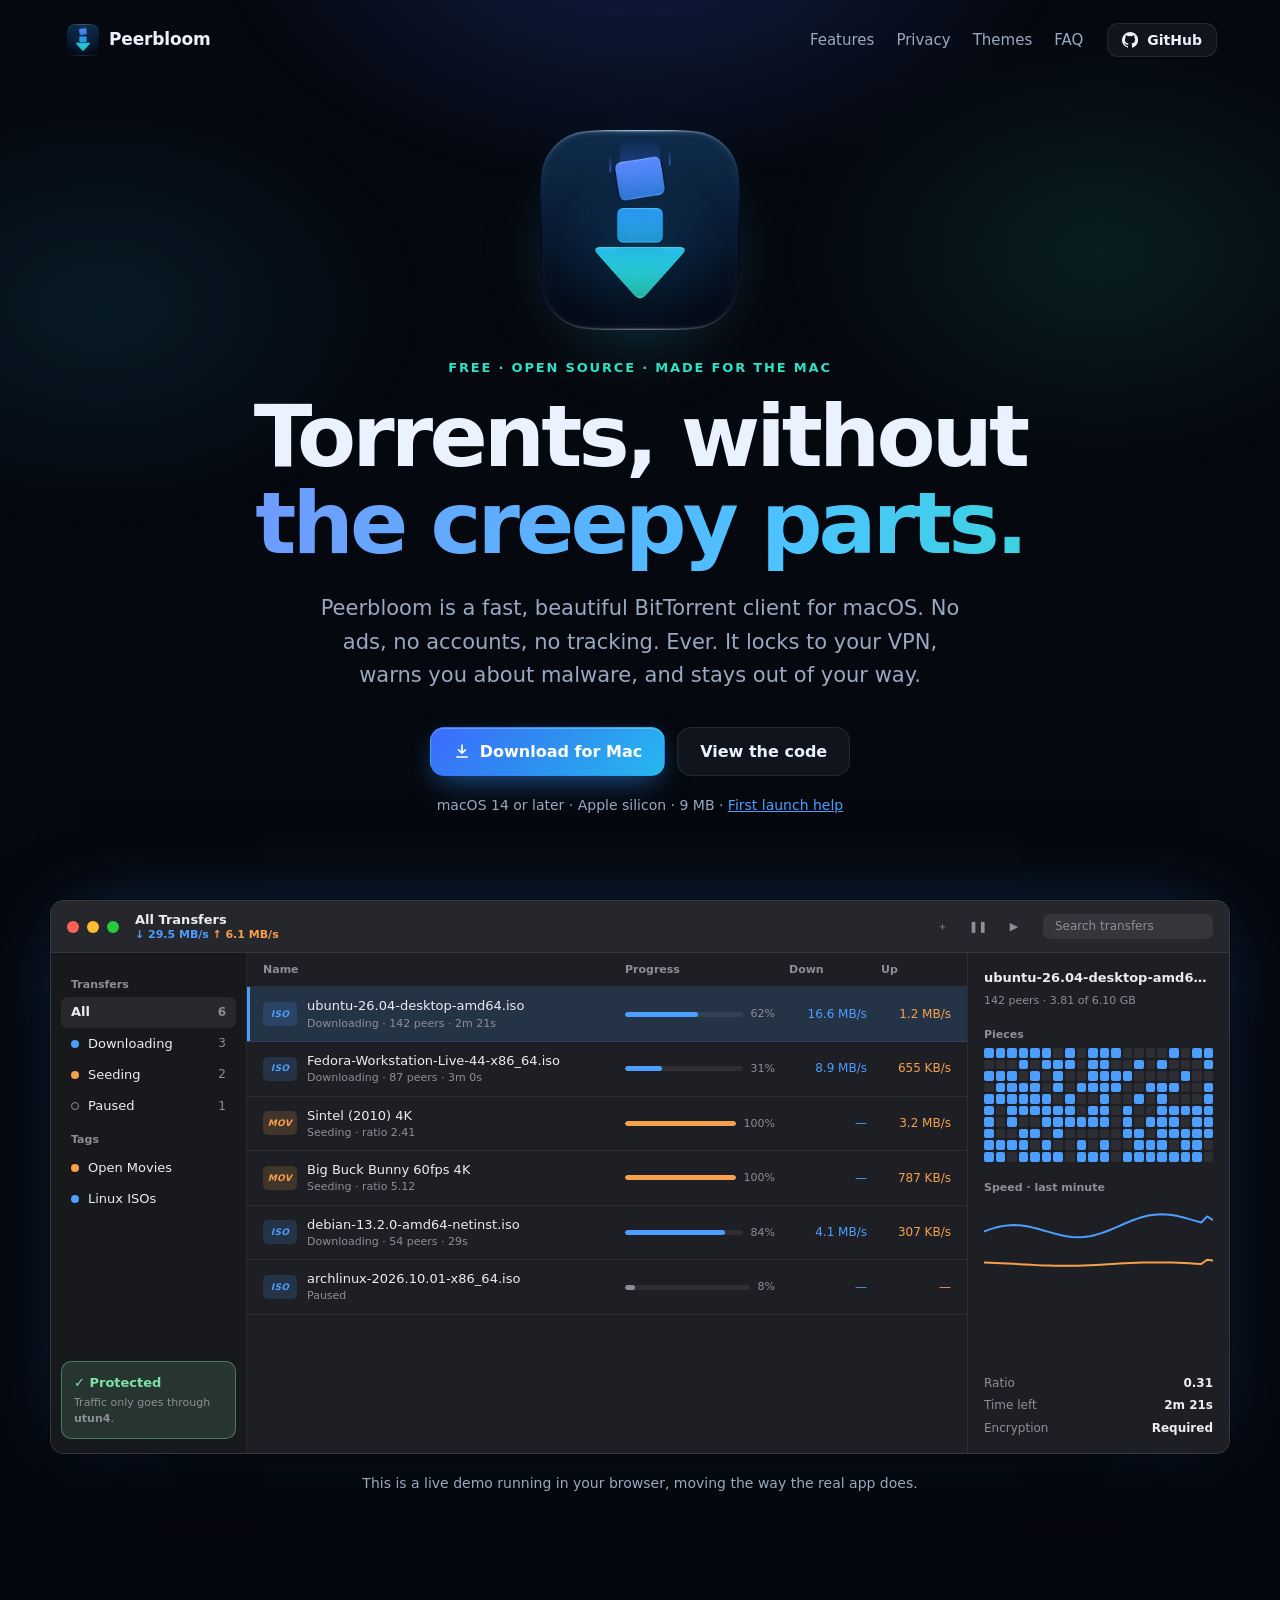
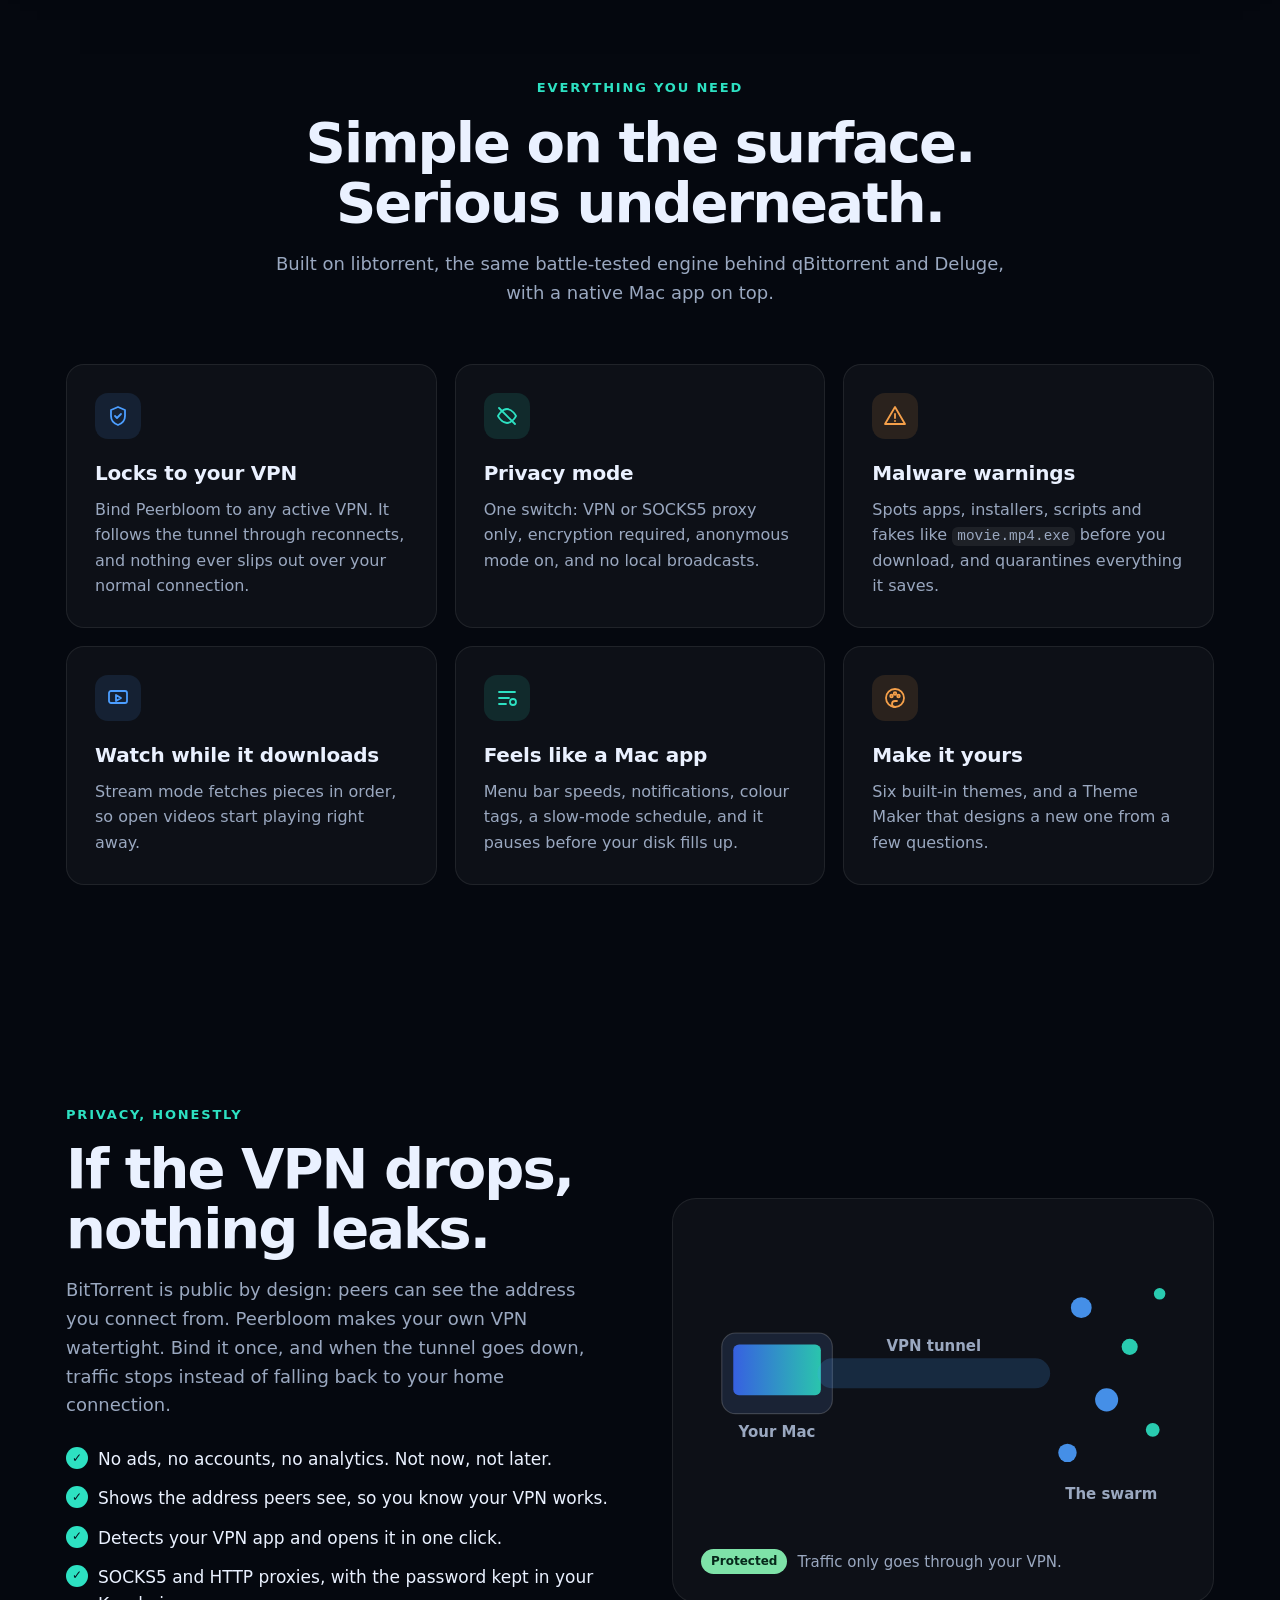
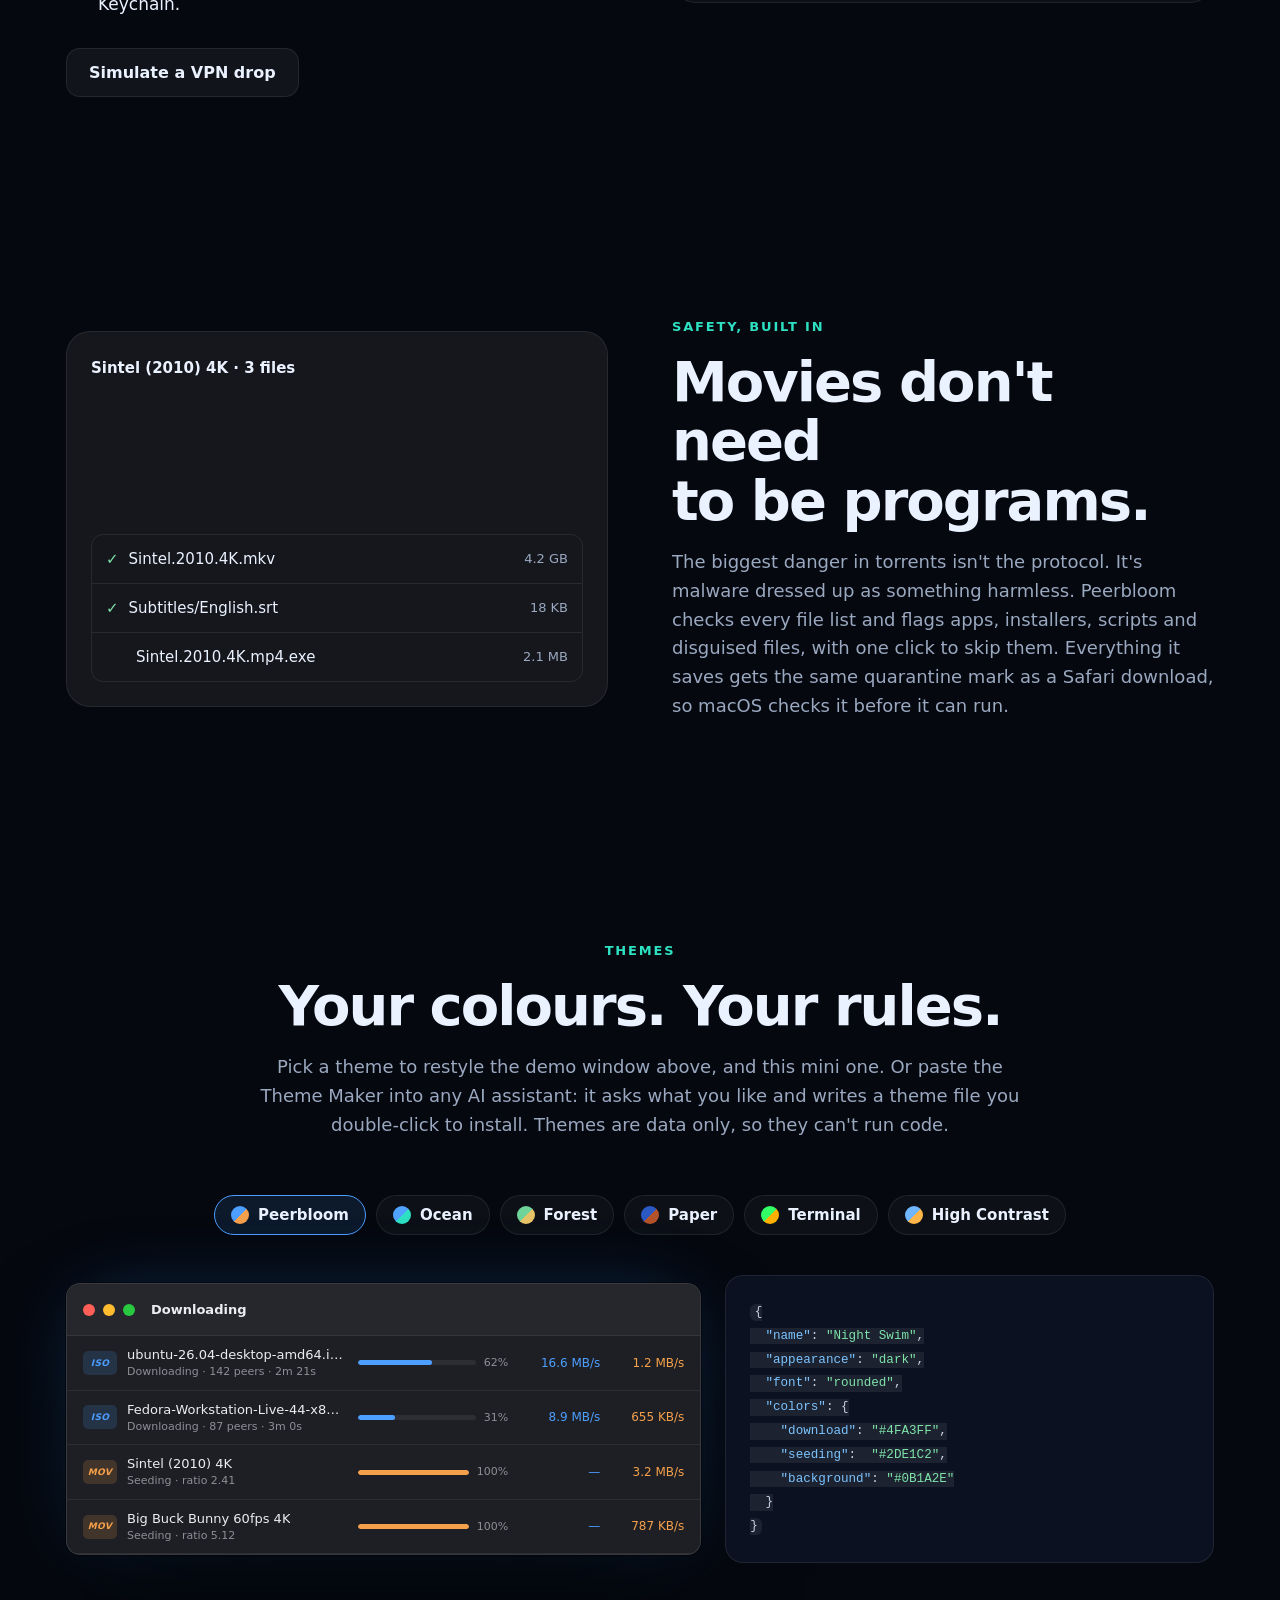
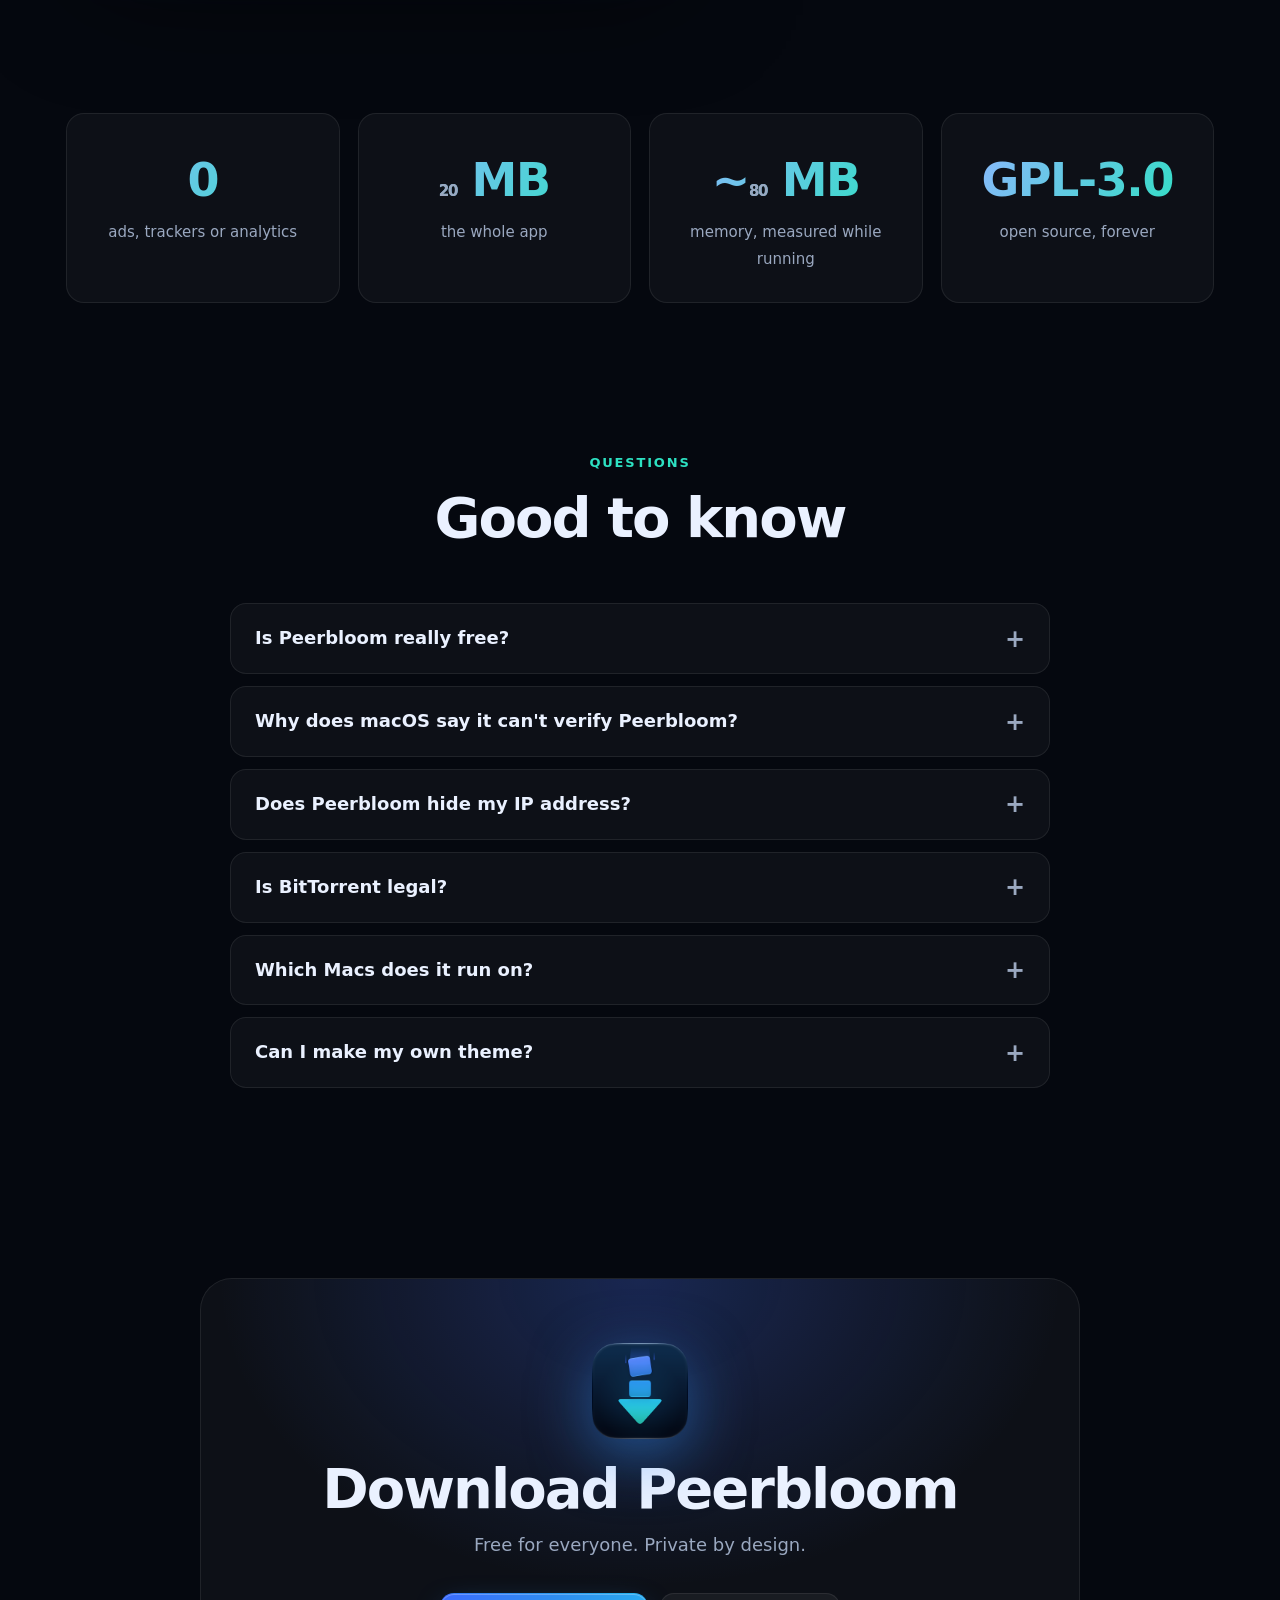
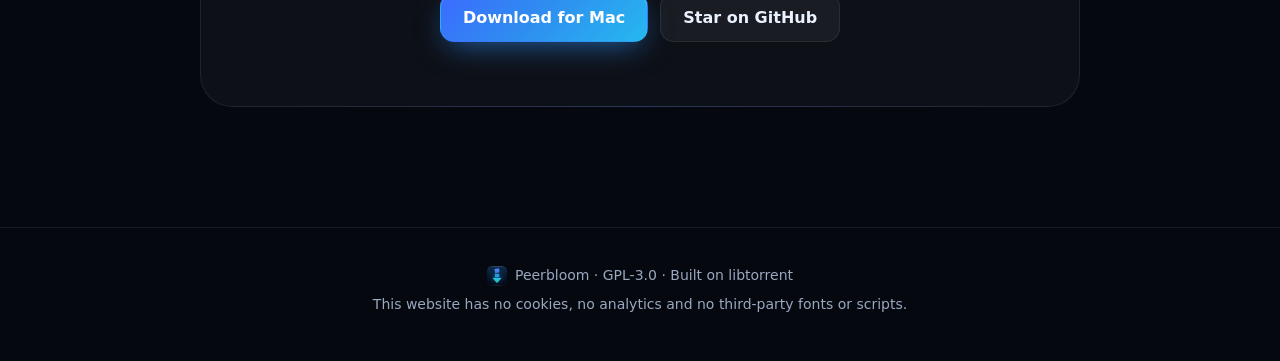
<file: docs/index.html>
<!doctype html>
<html lang="en">
<head>
<meta charset="utf-8">
<meta name="viewport" content="width=device-width, initial-scale=1">
<title>Peerbloom: the private torrent client for Mac</title>
<meta name="description" content="Peerbloom is a free, open source BitTorrent client for macOS. No ads, no accounts, no tracking. VPN binding, Privacy mode, malware warnings and themes.">
<meta name="theme-color" content="#05080f">
<meta property="og:title" content="Peerbloom: the private torrent client for Mac">
<meta property="og:description" content="Free and open source. No ads, no accounts, no tracking. Built for the Mac.">
<meta property="og:image" content="https://enigmaticzee.github.io/peerbloom/assets/og.png">
<meta property="og:url" content="https://enigmaticzee.github.io/peerbloom/">
<meta name="twitter:card" content="summary_large_image">
<link rel="icon" type="image/png" href="assets/favicon.png">
<link rel="apple-touch-icon" href="assets/apple-touch-icon.png">
<link rel="stylesheet" href="styles.css">
</head>
<body>

<a class="skip" href="#main">Skip to content</a>

<header class="nav" id="nav">
  <a class="brand" href="#top" aria-label="Peerbloom home">
    <img src="assets/icon.png" alt="" width="32" height="32">
    <span>Peerbloom</span>
  </a>
  <nav aria-label="Sections">
    <a href="#features">Features</a>
    <a href="#privacy">Privacy</a>
    <a href="#themes">Themes</a>
    <a href="#faq">FAQ</a>
  </nav>
  <a class="btn btn-ghost btn-sm" href="https://github.com/EnigmaticZee/peerbloom">
    <svg viewBox="0 0 16 16" width="16" height="16" aria-hidden="true"><path fill="currentColor" d="M8 0a8 8 0 0 0-2.53 15.59c.4.07.55-.17.55-.38v-1.33c-2.23.48-2.7-1.07-2.7-1.07-.36-.92-.89-1.17-.89-1.17-.73-.5.06-.49.06-.49.8.06 1.23.83 1.23.83.72 1.22 1.87.87 2.33.66.07-.52.28-.87.5-1.07-1.78-.2-3.65-.89-3.65-3.95 0-.87.31-1.59.83-2.15-.08-.2-.36-1.02.08-2.12 0 0 .67-.21 2.2.82a7.6 7.6 0 0 1 4 0c1.53-1.04 2.2-.82 2.2-.82.44 1.1.16 1.92.08 2.12.51.56.82 1.28.82 2.15 0 3.07-1.87 3.75-3.65 3.95.29.25.54.73.54 1.48v2.2c0 .21.15.46.55.38A8 8 0 0 0 8 0Z"/></svg>
    GitHub
  </a>
</header>

<main id="main">

<!-- Hero -->
<section class="hero" id="top">
  <canvas class="swarm" id="swarm" aria-hidden="true"></canvas>
  <div class="hero-inner">
    <div class="hero-icon reveal">
      <img src="assets/icon.png" alt="Peerbloom app icon" width="200" height="200">
    </div>
    <p class="eyebrow reveal">Free · Open source · Made for the Mac</p>
    <h1 class="reveal">Torrents, without<br><span class="grad">the creepy parts.</span></h1>
    <p class="lede reveal">Peerbloom is a fast, beautiful BitTorrent client for macOS. No ads, no accounts, no tracking. Ever. It locks to your VPN, warns you about malware, and stays out of your way.</p>
    <div class="cta reveal">
      <a class="btn btn-primary" href="https://github.com/EnigmaticZee/peerbloom/releases/latest/download/Peerbloom.dmg">
        <svg viewBox="0 0 24 24" width="18" height="18" aria-hidden="true"><path fill="none" stroke="currentColor" stroke-width="2.2" stroke-linecap="round" stroke-linejoin="round" d="M12 4v11m0 0-4.5-4.5M12 15l4.5-4.5M5 20h14"/></svg>
        Download for Mac
      </a>
      <a class="btn btn-ghost" href="https://github.com/EnigmaticZee/peerbloom">View the code</a>
    </div>
    <p class="fine reveal">macOS 14 or later · Apple silicon · 9 MB · <a href="#faq-gatekeeper">First launch help</a></p>
  </div>
</section>

<!-- Live app demo -->
<section class="showcase" aria-label="Peerbloom app preview">
  <div class="stage reveal">
    <div class="window" id="app" data-theme="peerbloom" role="img" aria-label="The Peerbloom window, with transfers downloading and seeding">
      <div class="titlebar">
        <div class="lights" aria-hidden="true"><i></i><i></i><i></i></div>
        <div class="title">
          <strong>All Transfers</strong>
          <span class="rates"><b class="dl">↓ <span data-total="down">28.1 MB/s</span></b> <b class="ul">↑ <span data-total="up">5.5 MB/s</span></b></span>
        </div>
        <div class="tools" aria-hidden="true">
          <span class="tool">＋</span><span class="tool">❚❚</span><span class="tool">▶</span>
          <span class="search">Search transfers</span>
        </div>
      </div>
      <div class="body">
        <aside class="side">
          <p class="side-h">Transfers</p>
          <p class="side-i on"><span>All</span><em>6</em></p>
          <p class="side-i"><i class="dot dl"></i><span>Downloading</span><em>3</em></p>
          <p class="side-i"><i class="dot ul"></i><span>Seeding</span><em>2</em></p>
          <p class="side-i"><i class="dot mute"></i><span>Paused</span><em>1</em></p>
          <p class="side-h">Tags</p>
          <p class="side-i"><i class="dot ul"></i><span>Open Movies</span></p>
          <p class="side-i"><i class="dot dl"></i><span>Linux ISOs</span></p>
          <div class="vpn" data-vpn>
            <p class="vpn-t"><span class="shield">✓</span> <span data-vpn-title>Protected</span></p>
            <p class="vpn-s" data-vpn-sub>Traffic only goes through <b>utun4</b>.</p>
          </div>
        </aside>
        <div class="list">
          <div class="row head"><span>Name</span><span>Progress</span><span>Down</span><span>Up</span></div>
          <div data-rows></div>
        </div>
        <aside class="inspector">
          <p class="insp-name" data-insp-name>ubuntu-26.04-desktop-amd64.iso</p>
          <p class="insp-sub" data-insp-sub>142 peers · 3.78 of 6.10 GB</p>
          <p class="insp-h">Pieces</p>
          <div class="pieces" data-pieces></div>
          <p class="insp-h">Speed · last minute</p>
          <svg class="chart" viewBox="0 0 240 70" preserveAspectRatio="none" aria-hidden="true">
            <path class="chart-dl" data-chart="dl" d=""/>
            <path class="chart-ul" data-chart="ul" d=""/>
          </svg>
          <div class="insp-stats">
            <p><span>Ratio</span><b>0.31</b></p>
            <p><span>Time left</span><b data-eta>2m 14s</b></p>
            <p><span>Encryption</span><b>Required</b></p>
          </div>
        </aside>
      </div>
    </div>
    <p class="caption">This is a live demo running in your browser, moving the way the real app does.</p>
  </div>
</section>

<!-- Features -->
<section class="section" id="features">
  <div class="section-head reveal">
    <p class="eyebrow">Everything you need</p>
    <h2>Simple on the surface.<br>Serious underneath.</h2>
    <p class="sub">Built on libtorrent, the same battle-tested engine behind qBittorrent and Deluge, with a native Mac app on top.</p>
  </div>
  <div class="grid">
    <article class="card reveal">
      <div class="card-icon i-blue"><svg viewBox="0 0 24 24"><path d="M12 3l7 3v6c0 4.5-3 7.5-7 9-4-1.5-7-4.5-7-9V6l7-3z"/><path d="M9 12l2 2 4-4"/></svg></div>
      <h3>Locks to your VPN</h3>
      <p>Bind Peerbloom to any active VPN. It follows the tunnel through reconnects, and nothing ever slips out over your normal connection.</p>
    </article>
    <article class="card reveal">
      <div class="card-icon i-aqua"><svg viewBox="0 0 24 24"><path d="M3 12s3.5-7 9-7 9 7 9 7-3.5 7-9 7-9-7-9-7z"/><path d="M4 4l16 16"/></svg></div>
      <h3>Privacy mode</h3>
      <p>One switch: VPN or SOCKS5 proxy only, encryption required, anonymous mode on, and no local broadcasts.</p>
    </article>
    <article class="card reveal">
      <div class="card-icon i-amber"><svg viewBox="0 0 24 24"><path d="M12 3 2 20h20L12 3z"/><path d="M12 10v4m0 3h.01"/></svg></div>
      <h3>Malware warnings</h3>
      <p>Spots apps, installers, scripts and fakes like <code>movie.mp4.exe</code> before you download, and quarantines everything it saves.</p>
    </article>
    <article class="card reveal">
      <div class="card-icon i-blue"><svg viewBox="0 0 24 24"><rect x="3" y="5" width="18" height="12" rx="2"/><path d="M10 9l5 3-5 3V9z"/></svg></div>
      <h3>Watch while it downloads</h3>
      <p>Stream mode fetches pieces in order, so open videos start playing right away.</p>
    </article>
    <article class="card reveal">
      <div class="card-icon i-aqua"><svg viewBox="0 0 24 24"><path d="M4 6h16M4 12h10M4 18h7"/><circle cx="18" cy="16" r="3"/></svg></div>
      <h3>Feels like a Mac app</h3>
      <p>Menu bar speeds, notifications, colour tags, a slow-mode schedule, and it pauses before your disk fills up.</p>
    </article>
    <article class="card reveal">
      <div class="card-icon i-amber"><svg viewBox="0 0 24 24"><circle cx="12" cy="12" r="9"/><circle cx="8.5" cy="10" r="1.3"/><circle cx="12" cy="7.5" r="1.3"/><circle cx="15.5" cy="10" r="1.3"/><path d="M12 21a3 3 0 0 1 0-6h2"/></svg></div>
      <h3>Make it yours</h3>
      <p>Six built-in themes, and a Theme Maker that designs a new one from a few questions.</p>
    </article>
  </div>
</section>

<!-- Privacy -->
<section class="section split" id="privacy">
  <div class="split-text reveal">
    <p class="eyebrow">Privacy, honestly</p>
    <h2>If the VPN drops,<br>nothing leaks.</h2>
    <p class="sub">BitTorrent is public by design: peers can see the address you connect from. Peerbloom makes your own VPN watertight. Bind it once, and when the tunnel goes down, traffic stops instead of falling back to your home connection.</p>
    <ul class="checks">
      <li>No ads, no accounts, no analytics. Not now, not later.</li>
      <li>Shows the address peers see, so you know your VPN works.</li>
      <li>Detects your VPN app and opens it in one click.</li>
      <li>SOCKS5 and HTTP proxies, with the password kept in your Keychain.</li>
    </ul>
    <button class="btn btn-ghost" id="vpn-toggle" type="button" aria-pressed="false">Simulate a VPN drop</button>
  </div>
  <div class="tunnel reveal" data-tunnel aria-live="polite">
    <svg viewBox="0 0 420 260" role="img" aria-label="Your Mac connects to the swarm only through the VPN tunnel">
      <defs>
        <linearGradient id="tunnel-g" x1="0" x2="1"><stop offset="0" stop-color="#3C6BFF"/><stop offset="1" stop-color="#2DE1C2"/></linearGradient>
      </defs>
      <rect class="mac" x="18" y="92" width="96" height="70" rx="12"/>
      <rect class="mac-screen" x="28" y="102" width="76" height="44" rx="5"/>
      <text class="mac-t" x="66" y="182" text-anchor="middle">Your Mac</text>
      <path class="pipe" d="M114 127 C 180 127, 220 127, 290 127"/>
      <path class="flow" d="M114 127 C 180 127, 220 127, 290 127"/>
      <text class="pipe-t" x="202" y="108" text-anchor="middle" data-pipe-label>VPN tunnel</text>
      <g class="peers">
        <circle cx="330" cy="70" r="9"/><circle cx="372" cy="104" r="7"/><circle cx="352" cy="150" r="10"/>
        <circle cx="392" cy="176" r="6"/><circle cx="318" cy="196" r="8"/><circle cx="398" cy="58" r="5"/>
      </g>
      <text class="mac-t" x="356" y="236" text-anchor="middle">The swarm</text>
    </svg>
    <p class="tunnel-status" data-tunnel-status><span class="pill ok">Protected</span> Traffic only goes through your VPN.</p>
  </div>
</section>

<!-- Safety -->
<section class="section split reverse" id="safety">
  <div class="split-text reveal">
    <p class="eyebrow">Safety, built in</p>
    <h2>Movies don't need<br>to be programs.</h2>
    <p class="sub">The biggest danger in torrents isn't the protocol. It's malware dressed up as something harmless. Peerbloom checks every file list and flags apps, installers, scripts and disguised files, with one click to skip them. Everything it saves gets the same quarantine mark as a Safari download, so macOS checks it before it can run.</p>
  </div>
  <div class="sheet reveal" data-scan>
    <p class="sheet-h">Sintel (2010) 4K · 3 files</p>
    <div class="banner" data-banner>
      <b>This torrent contains programs</b>
      <span>One file pretends to be something harmless but is actually a program.</span>
      <button type="button" data-skip>Skip These Files</button>
    </div>
    <ul class="files">
      <li><span class="ok-mark">✓</span> Sintel.2010.4K.mkv <em>4.2 GB</em></li>
      <li><span class="ok-mark">✓</span> Subtitles/English.srt <em>18 KB</em></li>
      <li class="bad" data-bad><span class="warn-mark">!</span> Sintel.2010.4K.mp4.exe <em>2.1 MB</em></li>
    </ul>
    <div class="scanline" aria-hidden="true"></div>
  </div>
</section>

<!-- Themes -->
<section class="section" id="themes">
  <div class="section-head reveal">
    <p class="eyebrow">Themes</p>
    <h2>Your colours. Your rules.</h2>
    <p class="sub">Pick a theme to restyle the demo window above, and this mini one. Or paste the Theme Maker into any AI assistant: it asks what you like and writes a theme file you double-click to install. Themes are data only, so they can't run code.</p>
  </div>
  <div class="chips reveal" role="radiogroup" aria-label="Theme" data-chips>
    <button type="button" role="radio" aria-checked="true" data-theme-pick="peerbloom"><i style="--a:#4C9EFF;--b:#F5A04A"></i>Peerbloom</button>
    <button type="button" role="radio" aria-checked="false" data-theme-pick="ocean"><i style="--a:#4FA3FF;--b:#2DE1C2"></i>Ocean</button>
    <button type="button" role="radio" aria-checked="false" data-theme-pick="forest"><i style="--a:#6FD39A;--b:#E8C468"></i>Forest</button>
    <button type="button" role="radio" aria-checked="false" data-theme-pick="paper"><i style="--a:#2B59C3;--b:#B4532A"></i>Paper</button>
    <button type="button" role="radio" aria-checked="false" data-theme-pick="terminal"><i style="--a:#33FF66;--b:#FFB000"></i>Terminal</button>
    <button type="button" role="radio" aria-checked="false" data-theme-pick="contrast"><i style="--a:#6FB6FF;--b:#FFB547"></i>High Contrast</button>
  </div>
  <div class="mini-wrap reveal">
    <div class="window mini" id="mini" data-theme="peerbloom" aria-hidden="true">
      <div class="titlebar"><div class="lights"><i></i><i></i><i></i></div><div class="title"><strong>Downloading</strong></div></div>
      <div class="body"><div class="list"><div data-rows-mini></div></div></div>
    </div>
    <pre class="code" aria-label="Example theme file"><code>{
  <span class="k">"name"</span>: <span class="s">"Night Swim"</span>,
  <span class="k">"appearance"</span>: <span class="s">"dark"</span>,
  <span class="k">"font"</span>: <span class="s">"rounded"</span>,
  <span class="k">"colors"</span>: {
    <span class="k">"download"</span>: <span class="s">"#4FA3FF"</span>,
    <span class="k">"seeding"</span>:  <span class="s">"#2DE1C2"</span>,
    <span class="k">"background"</span>: <span class="s">"#0B1A2E"</span>
  }
}</code></pre>
  </div>
</section>

<!-- Numbers -->
<section class="section numbers">
  <div class="stats">
    <div class="stat reveal"><b data-count="0">0</b><span>ads, trackers or analytics</span></div>
    <div class="stat reveal"><b><span data-count="23">23</span> MB</b><span>the whole app</span></div>
    <div class="stat reveal"><b>~<span data-count="90">90</span> MB</b><span>memory, measured while running</span></div>
    <div class="stat reveal"><b>GPL-3.0</b><span>open source, forever</span></div>
  </div>
</section>

<!-- FAQ -->
<section class="section faq" id="faq">
  <div class="section-head reveal">
    <p class="eyebrow">Questions</p>
    <h2>Good to know</h2>
  </div>
  <div class="faq-list">
    <details class="reveal">
      <summary>Is Peerbloom really free?</summary>
      <p>Yes. It's open source under the GNU GPL v3, with no ads, no paid tier and no accounts. Anyone can read the code, and changed versions must stay open too, so it can't be turned into a closed app with ads later.</p>
    </details>
    <details class="reveal" id="faq-gatekeeper">
      <summary>Why does macOS say it can't verify Peerbloom?</summary>
      <p>Peerbloom isn't signed with a paid Apple Developer ID. To open it the first time: open Peerbloom once and close the warning, then go to System Settings › Privacy &amp; Security, scroll down and click <b>Open Anyway</b>. You only do this once. Or build it yourself from the source on GitHub.</p>
    </details>
    <details class="reveal">
      <summary>Does Peerbloom hide my IP address?</summary>
      <p>No torrent app can on its own: BitTorrent shares your address with the peers you trade with. What Peerbloom does is make your own VPN or SOCKS5 proxy watertight, show you the address peers see, and stop all traffic if the VPN drops. Peerbloom doesn't include a VPN.</p>
    </details>
    <details class="reveal">
      <summary>Is BitTorrent legal?</summary>
      <p>BitTorrent is a legal technology, used to share Linux releases, open movies, game updates and large public datasets. Downloading or sharing copyrighted material without permission is not, so please respect the law where you live. Peerbloom has no built-in torrent search.</p>
    </details>
    <details class="reveal">
      <summary>Which Macs does it run on?</summary>
      <p>macOS 14 Sonoma or later, on Apple silicon (M1 and newer).</p>
    </details>
    <details class="reveal">
      <summary>Can I make my own theme?</summary>
      <p>Yes. In Settings › Appearance, click <b>Copy Theme Maker</b> and paste it into any AI assistant. It asks a few questions and writes a <code>.peerbloomtheme</code> file. Double-click it to install. You can also write one by hand; the format is on GitHub.</p>
    </details>
  </div>
</section>

<!-- Final CTA -->
<section class="final">
  <div class="final-inner reveal">
    <img src="assets/icon.png" alt="" width="96" height="96">
    <h2>Download Peerbloom</h2>
    <p>Free for everyone. Private by design.</p>
    <div class="cta">
      <a class="btn btn-primary" href="https://github.com/EnigmaticZee/peerbloom/releases/latest/download/Peerbloom.dmg">Download for Mac</a>
      <a class="btn btn-ghost" href="https://github.com/EnigmaticZee/peerbloom">Star on GitHub</a>
    </div>
  </div>
</section>

</main>

<footer class="footer">
  <p><img src="assets/icon.png" alt="" width="20" height="20"> Peerbloom · GPL-3.0 · Built on libtorrent</p>
  <p>This website has no cookies, no analytics and no third-party fonts or scripts.</p>
</footer>

<script src="main.js"></script>
</body>
</html>
</file>
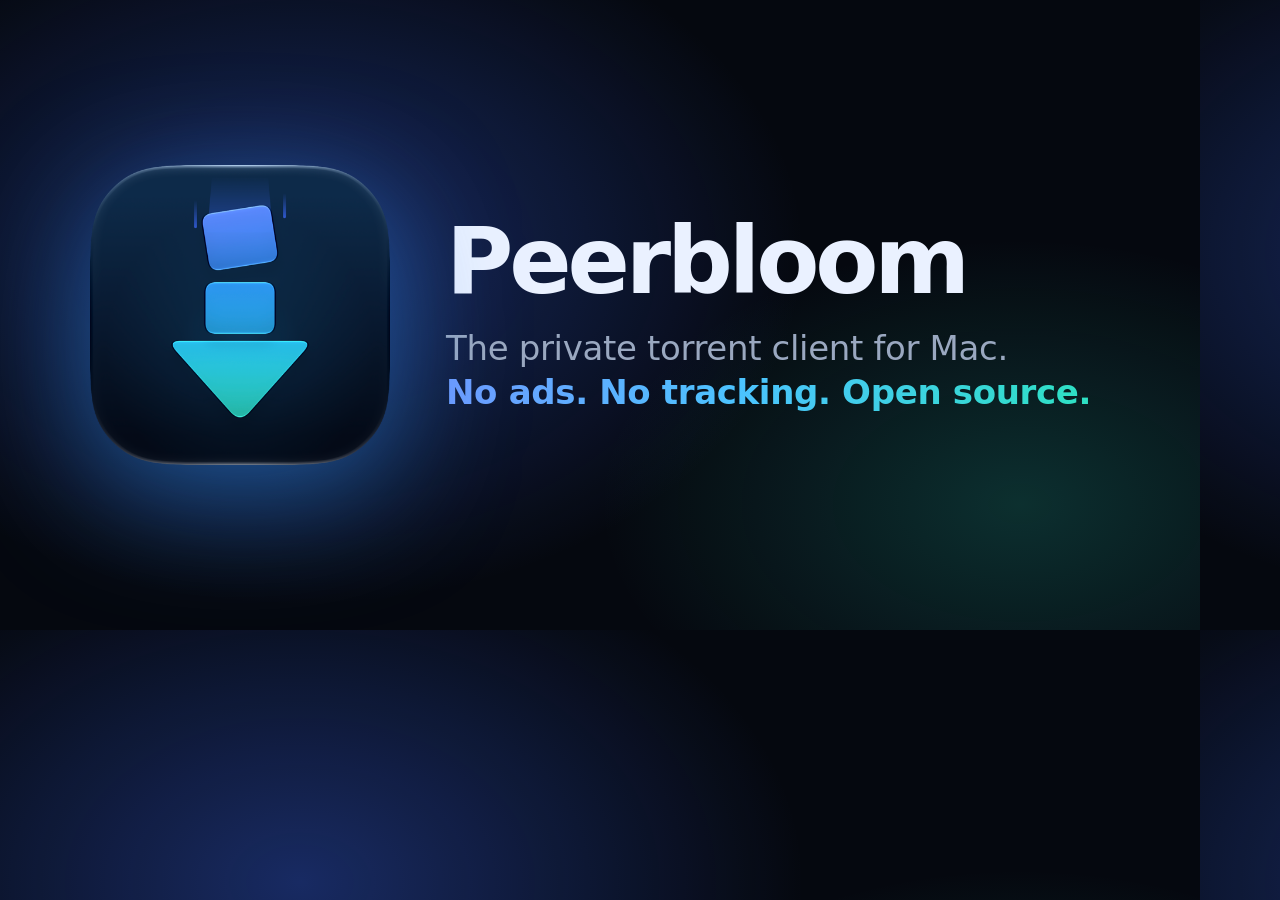
<file: docs/og.html>
<!doctype html>
<html lang="en">
<head>
<meta charset="utf-8">
<title>Peerbloom social preview</title>
<meta name="robots" content="noindex">
<style>
  html, body { margin: 0; width: 1200px; height: 630px; overflow: hidden; }
  body {
    display: flex; align-items: center; gap: 56px; padding: 0 90px; box-sizing: border-box;
    background: radial-gradient(60% 80% at 25% 40%, rgba(60, 107, 255, 0.35), transparent 70%),
                radial-gradient(50% 60% at 85% 80%, rgba(45, 225, 194, 0.18), transparent 70%), #05080f;
    color: #eaf1ff; font-family: -apple-system, BlinkMacSystemFont, "SF Pro Display", system-ui, sans-serif;
  }
  img { width: 300px; height: 300px; filter: drop-shadow(0 30px 60px rgba(47, 140, 240, 0.55)); }
  h1 { margin: 0; font-size: 92px; letter-spacing: -0.045em; line-height: 1; }
  p { margin: 18px 0 0; font-size: 34px; line-height: 1.3; color: #9aa8c0; letter-spacing: -0.01em; }
  b { background: linear-gradient(100deg, #6f9bff, #4cc3ff 45%, #2de1c2); -webkit-background-clip: text; color: transparent; }
</style>
</head>
<body>
  <img src="assets/icon.png" alt="">
  <div>
    <h1>Peerbloom</h1>
    <p>The private torrent client for Mac.<br><b>No ads. No tracking. Open source.</b></p>
  </div>
</body>
</html>
</file>
<file: docs/styles.css>
/* Peerbloom website. No external fonts or scripts: the system font stack keeps it fast and private. */

:root {
  --bg: #05080f;
  --bg-2: #0a1222;
  --panel: rgba(255, 255, 255, 0.035);
  --line: rgba(255, 255, 255, 0.08);
  --text: #eaf1ff;
  --muted: #9aa8c0;
  --blue: #3c6bff;
  --sky: #4c9eff;
  --aqua: #2de1c2;
  --amber: #f5a04a;
  --green: #7ee2a8;
  --radius: 18px;
  --max: 1180px;
  --font: -apple-system, BlinkMacSystemFont, "SF Pro Display", "SF Pro Text", "Helvetica Neue", system-ui, sans-serif;
  --mono: ui-monospace, "SF Mono", Menlo, monospace;
  color-scheme: dark;
}

* { box-sizing: border-box; }
html { scroll-behavior: smooth; }
body {
  margin: 0;
  background: var(--bg);
  color: var(--text);
  font: 17px/1.6 var(--font);
  -webkit-font-smoothing: antialiased;
  overflow-x: hidden;
}
img { display: block; max-width: 100%; }
a { color: var(--sky); }
code { font: 0.9em var(--mono); background: rgba(255, 255, 255, 0.07); padding: 0.1em 0.35em; border-radius: 6px; }

.skip { position: absolute; left: -999px; top: 8px; background: var(--sky); color: #00122b; padding: 8px 14px; border-radius: 8px; z-index: 100; }
.skip:focus { left: 16px; }
:focus-visible { outline: 2px solid var(--aqua); outline-offset: 3px; border-radius: 8px; }

/* Ambient background glow */
body::before {
  content: ""; position: fixed; inset: -20% -10% auto; height: 120vh; z-index: -1; pointer-events: none;
  background:
    radial-gradient(40% 35% at 50% 10%, rgba(60, 107, 255, 0.22), transparent 70%),
    radial-gradient(30% 30% at 80% 40%, rgba(45, 225, 194, 0.10), transparent 70%),
    radial-gradient(30% 30% at 15% 45%, rgba(38, 184, 240, 0.10), transparent 70%);
}

/* Nav */
.nav {
  position: fixed; inset: 12px 16px auto; z-index: 50;
  max-width: var(--max); margin: 0 auto;
  display: flex; align-items: center; gap: 24px;
  padding: 10px 12px 10px 16px;
  border: 1px solid transparent; border-radius: 16px;
  transition: background 0.3s, border-color 0.3s, backdrop-filter 0.3s;
}
.nav.scrolled { background: rgba(8, 13, 25, 0.72); border-color: var(--line); backdrop-filter: blur(18px) saturate(1.4); -webkit-backdrop-filter: blur(18px) saturate(1.4); }
.brand { display: flex; align-items: center; gap: 10px; color: var(--text); text-decoration: none; font-weight: 700; letter-spacing: -0.01em; }
.nav nav { display: flex; gap: 22px; margin-left: auto; }
.nav nav a { color: var(--muted); text-decoration: none; font-size: 15px; transition: color 0.2s; }
.nav nav a:hover { color: var(--text); }

/* Buttons */
.btn {
  display: inline-flex; align-items: center; gap: 9px;
  padding: 14px 22px; border-radius: 14px; font: 600 16px var(--font);
  text-decoration: none; cursor: pointer; border: 1px solid transparent;
  transition: transform 0.2s, box-shadow 0.3s, background 0.2s, border-color 0.2s;
}
.btn:hover { transform: translateY(-2px); }
.btn:active { transform: translateY(0); }
.btn-sm { padding: 8px 14px; font-size: 14px; border-radius: 11px; }
.btn-primary {
  color: #fff;
  background: linear-gradient(135deg, #3c6bff, #2f8cf0 45%, #26b8f0);
  box-shadow: 0 10px 30px -8px rgba(47, 140, 240, 0.65), inset 0 1px 0 rgba(255, 255, 255, 0.25);
}
.btn-primary:hover { box-shadow: 0 16px 40px -8px rgba(47, 140, 240, 0.85), inset 0 1px 0 rgba(255, 255, 255, 0.3); }
.btn-ghost { color: var(--text); background: rgba(255, 255, 255, 0.05); border-color: var(--line); }
.btn-ghost:hover { background: rgba(255, 255, 255, 0.09); border-color: rgba(255, 255, 255, 0.16); }

/* Hero */
.hero { position: relative; min-height: min(100vh, 1000px); display: grid; place-items: center; padding: 120px 16px 60px; overflow: hidden; }
.swarm { position: absolute; inset: 0; width: 100%; height: 100%; }
.hero-inner { position: relative; text-align: center; max-width: 820px; }
.hero-icon { width: 200px; margin: 0 auto 28px; position: relative; animation: float 7s ease-in-out infinite; }
.hero-icon::after {
  content: ""; position: absolute; inset: 18% 10% -6%; z-index: -1; filter: blur(40px); border-radius: 50%;
  background: radial-gradient(circle, rgba(47, 140, 240, 0.7), rgba(45, 225, 194, 0.2) 60%, transparent 70%);
}
@keyframes float { 0%, 100% { transform: translateY(0); } 50% { transform: translateY(-12px); } }
.eyebrow { margin: 0 0 14px; color: var(--aqua); font-size: 13px; font-weight: 700; letter-spacing: 0.14em; text-transform: uppercase; }
h1 { margin: 0; font-size: clamp(44px, 8vw, 86px); line-height: 1.02; letter-spacing: -0.045em; font-weight: 800; }
h2 { margin: 0; font-size: clamp(34px, 5vw, 56px); line-height: 1.06; letter-spacing: -0.035em; font-weight: 800; }
h3 { margin: 0 0 8px; font-size: 20px; letter-spacing: -0.01em; }
.grad {
  background: linear-gradient(100deg, #6f9bff, #4cc3ff 35%, #2de1c2 65%, #6f9bff);
  background-size: 200% auto; -webkit-background-clip: text; background-clip: text; color: transparent;
  animation: shimmer 8s linear infinite;
}
@keyframes shimmer { to { background-position: -200% center; } }
.lede { margin: 24px auto 0; max-width: 640px; color: var(--muted); font-size: clamp(18px, 2.2vw, 21px); }
.cta { display: flex; gap: 12px; justify-content: center; flex-wrap: wrap; margin-top: 34px; }
.fine { margin-top: 18px; color: var(--muted); font-size: 14px; }

/* Showcase */
.showcase { padding: 0 16px 60px; }
.stage { max-width: var(--max); margin: 0 auto; perspective: 1800px; }
.caption { text-align: center; color: var(--muted); font-size: 14px; margin-top: 18px; }

/* The app window mock. Colours come from data-theme, like Peerbloom's own themes. */
.window {
  --w-bg: #1e1f24; --w-side: #18191d; --w-bar: #26272c; --w-text: #ececf1; --w-muted: #8e8e96;
  --w-line: rgba(255, 255, 255, 0.07); --dl: #4c9eff; --ul: #f5a04a; --ok: #7ee2a8; --warn: #f5a04a;
  --w-font: var(--font);
  background: var(--w-bg); color: var(--w-text); font-family: var(--w-font);
  border: 1px solid rgba(255, 255, 255, 0.12); border-radius: 14px; overflow: hidden;
  box-shadow: 0 50px 120px -30px rgba(0, 0, 0, 0.8), 0 0 0 1px rgba(0, 0, 0, 0.4), 0 0 80px -20px rgba(47, 140, 240, 0.35);
  font-size: 13px; line-height: 1.4;
  transition: background 0.5s, color 0.5s;
  transform-origin: 50% 0;
}
.window[data-theme="ocean"] { --w-bg: #0b1a2e; --w-side: #08131f; --w-bar: #0f2238; --dl: #4fa3ff; --ul: #2de1c2; --ok: #7ee2a8; --warn: #f5b04a; }
.window[data-theme="forest"] { --w-bg: #0f1a14; --w-side: #0b140f; --w-bar: #14231a; --dl: #6fd39a; --ul: #e8c468; --ok: #9be7b4; --warn: #f0a35e; }
.window[data-theme="paper"] {
  --w-bg: #fbf8f2; --w-side: #f2ede3; --w-bar: #ede6d8; --w-text: #2a2622; --w-muted: #7a7268; --w-line: rgba(0, 0, 0, 0.08);
  --dl: #2b59c3; --ul: #b4532a; --ok: #2e7d4f; --warn: #b4532a; --w-font: "New York", ui-serif, Georgia, serif;
}
.window[data-theme="terminal"] { --w-bg: #050505; --w-side: #0c0c0c; --w-bar: #111; --w-text: #d8ffe0; --w-muted: #6f8f76; --dl: #33ff66; --ul: #ffb000; --ok: #33ff66; --warn: #ffb000; --w-font: var(--mono); }
.window[data-theme="contrast"] { --w-bg: #000; --w-side: #0a0a0a; --w-bar: #141414; --w-text: #fff; --w-muted: #c8c8c8; --dl: #6fb6ff; --ul: #ffb547; --ok: #5cf59a; --warn: #ffb547; }

.titlebar { display: flex; align-items: center; gap: 16px; height: 52px; padding: 0 16px; background: var(--w-bar); border-bottom: 1px solid var(--w-line); transition: background 0.5s; }
.lights { display: flex; gap: 8px; }
.lights i { width: 12px; height: 12px; border-radius: 50%; background: #ff5f57; }
.lights i:nth-child(2) { background: #febc2e; }
.lights i:nth-child(3) { background: #28c840; }
.title { display: flex; flex-direction: column; line-height: 1.25; }
.title strong { font-size: 13px; }
.rates { font-size: 11px; color: var(--w-muted); font-variant-numeric: tabular-nums; }
.rates .dl { color: var(--dl); font-weight: 600; }
.rates .ul { color: var(--ul); font-weight: 600; }
.tools { margin-left: auto; display: flex; align-items: center; gap: 6px; color: var(--w-muted); }
.tool { width: 30px; height: 26px; display: grid; place-items: center; border-radius: 7px; font-size: 11px; }
.search { margin-left: 8px; padding: 4px 12px; min-width: 170px; border-radius: 7px; background: var(--w-line); font-size: 12px; }

.body { display: grid; grid-template-columns: 196px 1fr 262px; height: 500px; }
.side { background: var(--w-side); border-right: 1px solid var(--w-line); padding: 14px 10px; display: flex; flex-direction: column; gap: 1px; transition: background 0.5s; }
.side p { margin: 0; }
.side-h { font-size: 11px; font-weight: 600; color: var(--w-muted); padding: 10px 10px 4px; }
.side-i { display: flex; align-items: center; gap: 9px; padding: 6px 10px; border-radius: 7px; }
.side-i.on { background: var(--w-line); font-weight: 600; }
.side-i em { margin-left: auto; font-style: normal; color: var(--w-muted); font-size: 12px; }
.dot { width: 8px; height: 8px; border-radius: 50%; display: inline-block; flex: none; }
.dot.dl { background: var(--dl); } .dot.ul { background: var(--ul); } .dot.mute { border: 1.5px solid var(--w-muted); }
.vpn { margin-top: auto; padding: 12px; border-radius: 10px; background: color-mix(in srgb, var(--ok) 14%, transparent); border: 1px solid color-mix(in srgb, var(--ok) 40%, transparent); transition: background 0.4s, border-color 0.4s; }
.vpn-t { font-weight: 700; color: var(--ok); }
.vpn-s { font-size: 11px; color: var(--w-muted); margin-top: 3px !important; }
.vpn.down { background: color-mix(in srgb, var(--warn) 14%, transparent); border-color: color-mix(in srgb, var(--warn) 40%, transparent); }
.vpn.down .vpn-t { color: var(--warn); }

.list { overflow: hidden; }
.row {
  display: grid; grid-template-columns: minmax(0, 1fr) 150px 78px 70px; gap: 14px; align-items: center;
  padding: 10px 16px; border-bottom: 1px solid var(--w-line); font-variant-numeric: tabular-nums;
}
.row.head { font-size: 11px; font-weight: 600; color: var(--w-muted); padding-top: 9px; padding-bottom: 9px; }
.row.sel { background: color-mix(in srgb, var(--dl) 16%, transparent); box-shadow: inset 3px 0 0 var(--dl); }
.row .name { display: flex; align-items: center; gap: 10px; min-width: 0; }
.row .name > span { display: flex; flex-direction: column; min-width: 0; }
.row .name b { font-weight: 500; white-space: nowrap; overflow: hidden; text-overflow: ellipsis; }
.row .name small { color: var(--w-muted); font-size: 11px; }
.badge { flex: none; width: 34px; height: 24px; border-radius: 5px; display: grid; place-items: center; font-size: 9px; font-weight: 700; letter-spacing: 0.04em; }
.badge.iso { color: var(--dl); background: color-mix(in srgb, var(--dl) 16%, transparent); }
.badge.mov { color: var(--ul); background: color-mix(in srgb, var(--ul) 16%, transparent); }
.bar { display: flex; align-items: center; gap: 8px; font-size: 11px; color: var(--w-muted); }
.bar i { flex: 1; height: 5px; border-radius: 3px; background: var(--w-line); overflow: hidden; position: relative; }
.bar i::after { content: ""; position: absolute; inset: 0 auto 0 0; width: var(--p, 0%); background: var(--c, var(--dl)); border-radius: 3px; transition: width 0.6s ease; }
.row .num { font-size: 12px; color: var(--w-muted); text-align: right; }
.row .num.live-dl { color: var(--dl); }
.row .num.live-ul { color: var(--ul); }

.inspector { border-left: 1px solid var(--w-line); padding: 16px; display: flex; flex-direction: column; gap: 6px; overflow: hidden; }
.inspector p { margin: 0; }
.insp-name { font-weight: 650; white-space: nowrap; overflow: hidden; text-overflow: ellipsis; }
.insp-sub { font-size: 11px; color: var(--w-muted); }
.insp-h { font-size: 11px; font-weight: 600; color: var(--w-muted); margin-top: 12px !important; }
.pieces { display: grid; grid-template-columns: repeat(20, 1fr); gap: 2px; }
.pieces i { aspect-ratio: 1; border-radius: 2px; background: var(--w-line); transition: background 0.4s; }
.pieces i.have { background: var(--dl); }
.pieces i.new { animation: pop 0.6s ease; }
@keyframes pop { from { transform: scale(1.8); filter: brightness(1.8); } }
.chart { width: 100%; height: 70px; }
.chart path { fill: none; stroke-width: 2; vector-effect: non-scaling-stroke; stroke-linejoin: round; }
.chart-dl { stroke: var(--dl); }
.chart-ul { stroke: var(--ul); }
.insp-stats { margin-top: auto; display: grid; gap: 6px; font-size: 12px; }
.insp-stats p { display: flex; justify-content: space-between; }
.insp-stats span { color: var(--w-muted); }

/* Sections */
.section { max-width: var(--max); margin: 0 auto; padding: 110px 16px; }
.section-head { text-align: center; max-width: 760px; margin: 0 auto 56px; }
.sub { color: var(--muted); font-size: 18px; margin: 18px 0 0; }

.grid { display: grid; grid-template-columns: repeat(3, 1fr); gap: 18px; }
.card {
  position: relative; padding: 28px; border-radius: var(--radius); background: var(--panel); border: 1px solid var(--line);
  overflow: hidden; transition: transform 0.35s, border-color 0.35s, background 0.35s;
}
.card::before {
  content: ""; position: absolute; inset: 0; opacity: 0; transition: opacity 0.35s; pointer-events: none;
  background: radial-gradient(400px circle at var(--mx, 50%) var(--my, 0%), rgba(76, 158, 255, 0.14), transparent 45%);
}
.card:hover { transform: translateY(-4px); border-color: rgba(255, 255, 255, 0.16); }
.card:hover::before { opacity: 1; }
.card p { margin: 0; color: var(--muted); font-size: 16px; }
.card-icon { width: 46px; height: 46px; border-radius: 13px; display: grid; place-items: center; margin-bottom: 18px; }
.card-icon svg { width: 24px; height: 24px; fill: none; stroke: currentColor; stroke-width: 1.8; stroke-linecap: round; stroke-linejoin: round; }
.i-blue { color: var(--sky); background: rgba(76, 158, 255, 0.12); }
.i-aqua { color: var(--aqua); background: rgba(45, 225, 194, 0.12); }
.i-amber { color: var(--amber); background: rgba(245, 160, 74, 0.12); }

.split { display: grid; grid-template-columns: 1fr 1fr; gap: 64px; align-items: center; }
.split.reverse .split-text { order: 2; }
.checks { list-style: none; padding: 0; margin: 26px 0 30px; display: grid; gap: 12px; }
.checks li { position: relative; padding-left: 32px; color: var(--text); }
.checks li::before {
  content: "✓"; position: absolute; left: 0; top: 1px; width: 22px; height: 22px; border-radius: 50%;
  display: grid; place-items: center; font-size: 12px; font-weight: 800; color: #05121f; background: var(--aqua);
}

/* VPN tunnel diagram */
.tunnel { padding: 28px; border-radius: 24px; background: var(--panel); border: 1px solid var(--line); }
.tunnel svg { width: 100%; height: auto; overflow: visible; }
.mac { fill: #1a2335; stroke: rgba(255, 255, 255, 0.18); }
.mac-screen { fill: url(#tunnel-g); opacity: 0.85; }
.mac-t, .pipe-t { fill: var(--muted); font: 600 13px var(--font); }
.pipe { fill: none; stroke: rgba(76, 158, 255, 0.18); stroke-width: 26; stroke-linecap: round; transition: stroke 0.4s; }
.flow { fill: none; stroke: url(#tunnel-g); stroke-width: 6; stroke-linecap: round; stroke-dasharray: 2 18; animation: flow 1s linear infinite; transition: opacity 0.4s; }
@keyframes flow { to { stroke-dashoffset: -40; } }
.peers circle { fill: var(--sky); opacity: 0.9; animation: blink 3s ease-in-out infinite; transition: fill 0.4s, opacity 0.4s; }
.peers circle:nth-child(2n) { fill: var(--aqua); animation-delay: -1s; }
.peers circle:nth-child(3n) { animation-delay: -2s; }
@keyframes blink { 50% { opacity: 0.45; } }
.tunnel.down .pipe { stroke: rgba(245, 160, 74, 0.2); }
.tunnel.down .flow { opacity: 0; }
.tunnel.down .peers circle { fill: #4a5568; opacity: 0.4; animation: none; }
.tunnel-status { margin: 14px 0 0; color: var(--muted); font-size: 15px; display: flex; gap: 10px; align-items: center; flex-wrap: wrap; }
.pill { font-size: 12px; font-weight: 700; padding: 3px 10px; border-radius: 999px; }
.pill.ok { color: #06281a; background: var(--green); }
.pill.warn { color: #2b1500; background: var(--amber); }

/* Safety demo */
.sheet { position: relative; padding: 24px; border-radius: 24px; background: #15171c; border: 1px solid var(--line); overflow: hidden; font-size: 15px; }
.sheet-h { margin: 0 0 14px; font-weight: 700; }
.banner {
  display: grid; gap: 4px; padding: 14px 16px; border-radius: 12px; margin-bottom: 14px;
  background: rgba(245, 160, 74, 0.12); border: 1px solid rgba(245, 160, 74, 0.4);
  opacity: 0; transform: translateY(-8px); transition: opacity 0.5s, transform 0.5s;
}
.banner b { color: var(--amber); }
.banner span { color: var(--muted); font-size: 14px; }
.banner button { justify-self: start; margin-top: 4px; background: none; border: 0; padding: 0; color: var(--sky); font: 600 14px var(--font); cursor: pointer; }
.sheet.flagged .banner { opacity: 1; transform: none; }
.files { list-style: none; padding: 0; margin: 0; border: 1px solid var(--line); border-radius: 12px; }
.files li { display: flex; align-items: center; gap: 10px; padding: 12px 14px; border-bottom: 1px solid var(--line); transition: opacity 0.4s; }
.files li:last-child { border-bottom: 0; }
.files em { margin-left: auto; font-style: normal; color: var(--muted); font-size: 13px; }
.ok-mark { color: var(--green); font-weight: 800; }
.warn-mark { width: 20px; height: 20px; border-radius: 50%; display: grid; place-items: center; font-weight: 900; font-size: 12px; color: #2b1500; background: var(--amber); transform: scale(0); transition: transform 0.4s 0.2s; }
.sheet.flagged .bad { background: rgba(245, 160, 74, 0.08); }
.sheet.flagged .warn-mark { transform: scale(1); }
.bad.skipped { opacity: 0.4; text-decoration: line-through; }
.scanline { position: absolute; left: 0; right: 0; top: -40%; height: 40%; pointer-events: none; background: linear-gradient(180deg, transparent, rgba(45, 225, 194, 0.16), transparent); }
.sheet.scanning .scanline { animation: scan 1.6s ease-in-out forwards; }
@keyframes scan { to { top: 110%; } }

/* Themes */
.chips { display: flex; flex-wrap: wrap; justify-content: center; gap: 10px; margin-bottom: 40px; }
.chips button {
  display: flex; align-items: center; gap: 9px; padding: 10px 16px; border-radius: 999px; cursor: pointer;
  color: var(--text); font: 600 15px var(--font); background: var(--panel); border: 1px solid var(--line);
  transition: border-color 0.2s, background 0.2s, transform 0.2s;
}
.chips button:hover { transform: translateY(-2px); }
.chips button[aria-checked="true"] { border-color: var(--sky); background: rgba(76, 158, 255, 0.12); }
.chips i { width: 18px; height: 18px; border-radius: 50%; background: linear-gradient(135deg, var(--a) 50%, var(--b) 50%); }
.mini-wrap { display: grid; grid-template-columns: 1.3fr 1fr; gap: 24px; align-items: center; }
.mini .body { grid-template-columns: 1fr; height: auto; }
.code { margin: 0; padding: 24px; border-radius: 18px; background: #0b1120; border: 1px solid var(--line); font: 14px/1.7 var(--mono); color: #c7d2e4; overflow-x: auto; }
.code .k { color: #7cc4ff; } .code .s { color: #7ee2a8; }

/* Numbers */
.numbers { padding-top: 40px; padding-bottom: 40px; }
.stats { display: grid; grid-template-columns: repeat(4, 1fr); gap: 18px; }
.stat { padding: 30px 24px; border-radius: var(--radius); background: var(--panel); border: 1px solid var(--line); text-align: center; }
.stat b { display: block; font-size: clamp(32px, 4vw, 46px); letter-spacing: -0.03em; background: linear-gradient(120deg, #8fb6ff, #2de1c2); -webkit-background-clip: text; background-clip: text; color: transparent; }
.stat span { color: var(--muted); font-size: 15px; }

/* FAQ */
.faq-list { max-width: 820px; margin: 0 auto; display: grid; gap: 12px; }
details { border-radius: 16px; background: var(--panel); border: 1px solid var(--line); transition: border-color 0.2s, background 0.2s; }
details[open] { border-color: rgba(255, 255, 255, 0.16); background: rgba(255, 255, 255, 0.05); }
summary { cursor: pointer; list-style: none; padding: 20px 56px 20px 24px; font-weight: 650; font-size: 18px; position: relative; }
summary::-webkit-details-marker { display: none; }
summary::after { content: "+"; position: absolute; right: 24px; top: 50%; transform: translateY(-50%); font-size: 24px; color: var(--muted); transition: transform 0.3s; }
details[open] summary::after { transform: translateY(-50%) rotate(45deg); }
details p { margin: 0; padding: 0 24px 22px; color: var(--muted); }

/* Final CTA + footer */
.final { padding: 80px 16px 120px; }
.final-inner {
  max-width: 880px; margin: 0 auto; text-align: center; padding: 64px 24px; border-radius: 32px;
  background: radial-gradient(80% 120% at 50% 0%, rgba(60, 107, 255, 0.25), transparent 60%), var(--panel);
  border: 1px solid var(--line);
}
.final-inner img { margin: 0 auto 20px; filter: drop-shadow(0 16px 30px rgba(47, 140, 240, 0.5)); }
.final-inner p { color: var(--muted); margin: 12px 0 0; font-size: 18px; }
.footer { border-top: 1px solid var(--line); padding: 30px 16px 40px; text-align: center; color: var(--muted); font-size: 14px; }
.footer p { margin: 6px 0; display: flex; justify-content: center; align-items: center; gap: 8px; flex-wrap: wrap; }

/* Scroll reveal */
.reveal { opacity: 0; transform: translateY(26px); transition: opacity 0.9s cubic-bezier(0.2, 0.7, 0.2, 1), transform 0.9s cubic-bezier(0.2, 0.7, 0.2, 1); transition-delay: var(--d, 0s); }
.reveal.in { opacity: 1; transform: none; }
.stage.reveal { transform: translateY(40px) rotateX(14deg) scale(0.96); }
.stage.reveal.in { transform: none; }

/* Responsive */
@media (max-width: 1000px) {
  .body { grid-template-columns: 180px 1fr; }
  .inspector { display: none; }
  .grid { grid-template-columns: 1fr 1fr; }
  .split, .mini-wrap { grid-template-columns: 1fr; gap: 36px; }
  .split.reverse .split-text { order: 0; }
  .stats { grid-template-columns: 1fr 1fr; }
}
@media (max-width: 680px) {
  body { font-size: 16px; }
  .nav nav { display: none; }
  .nav .btn { margin-left: auto; }
  .body { grid-template-columns: 1fr; height: 420px; }
  .side, .search, .tools { display: none; }
  .row { grid-template-columns: minmax(0, 1fr) 90px; }
  .row > :nth-child(3), .row > :nth-child(4) { display: none; }
  .grid, .stats { grid-template-columns: 1fr; }
  .section { padding: 80px 16px; }
  .hero-icon { width: 150px; }
}

/* Reduced motion: no movement, everything visible. */
@media (prefers-reduced-motion: reduce) {
  *, *::before, *::after { animation: none !important; transition: none !important; scroll-behavior: auto !important; }
  .reveal, .stage.reveal { opacity: 1; transform: none; }
}

/* Screenshot mode for README images: ?shot=window */
body.shot { background: transparent; }
body.shot::before, body.shot .nav, body.shot .hero, body.shot .section, body.shot .final, body.shot .footer, body.shot .caption { display: none; }
body.shot .showcase { padding: 48px; }
body.shot .stage.reveal { opacity: 1; transform: none; }
</file>
